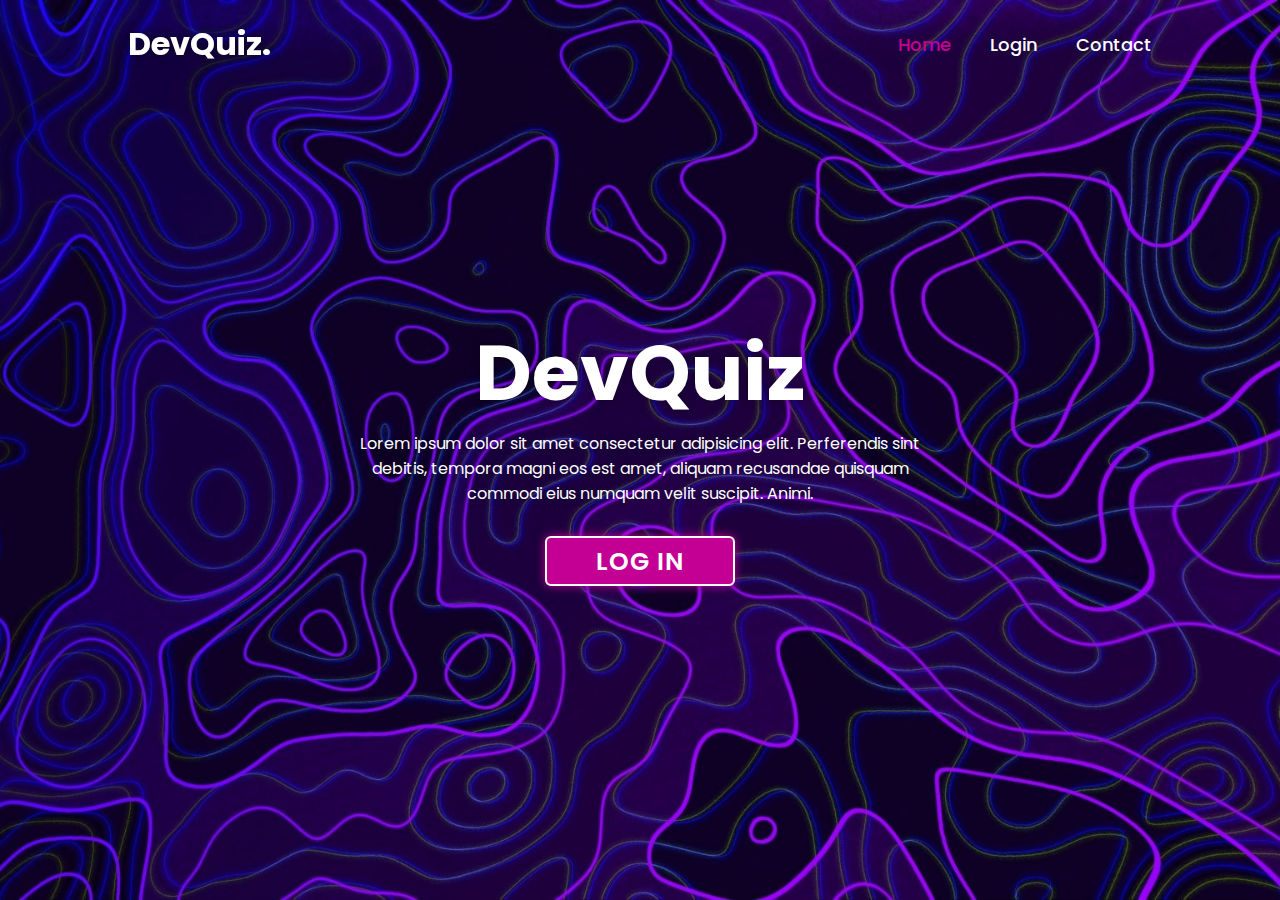
<file: index.html>
<!DOCTYPE html>
<html lang="en">

<head>
    <meta charset="UTF-8">
    <meta http-equiv="X-UA-Compatible" content="IE=edge">
    <meta name="viewport" content="width=device-width, initial-scale=1.0">
    <title>DevQuiz </title>
    <link rel="stylesheet" href="style.css">
</head>

<body>

    <main class="main">
        <header class="header">
            <a href="#" class="logo">DevQuiz.</a>

            <nav class="navbar">
                <a href="#" class="active">Home</a>
                <a href="login.html">Login</a>
                <a href="contactus.html">Contact</a>
            </nav>
        </header>

        <div class="container">
            <section class="home">     
            </section>
            <section class="home">
                <div class="home-content">
                    <h1>DevQuiz</h1>
                    <p>Lorem ipsum dolor sit amet consectetur adipisicing elit. Perferendis sint debitis, tempora magni eos est amet, aliquam recusandae quisquam commodi eius numquam velit suscipit. Animi.</p>
                    <a class="start-btn" href="login.html">LOG IN</a>
                </div>
            </section>
        </div>
    </main>
 
</body>

</html>
</file>
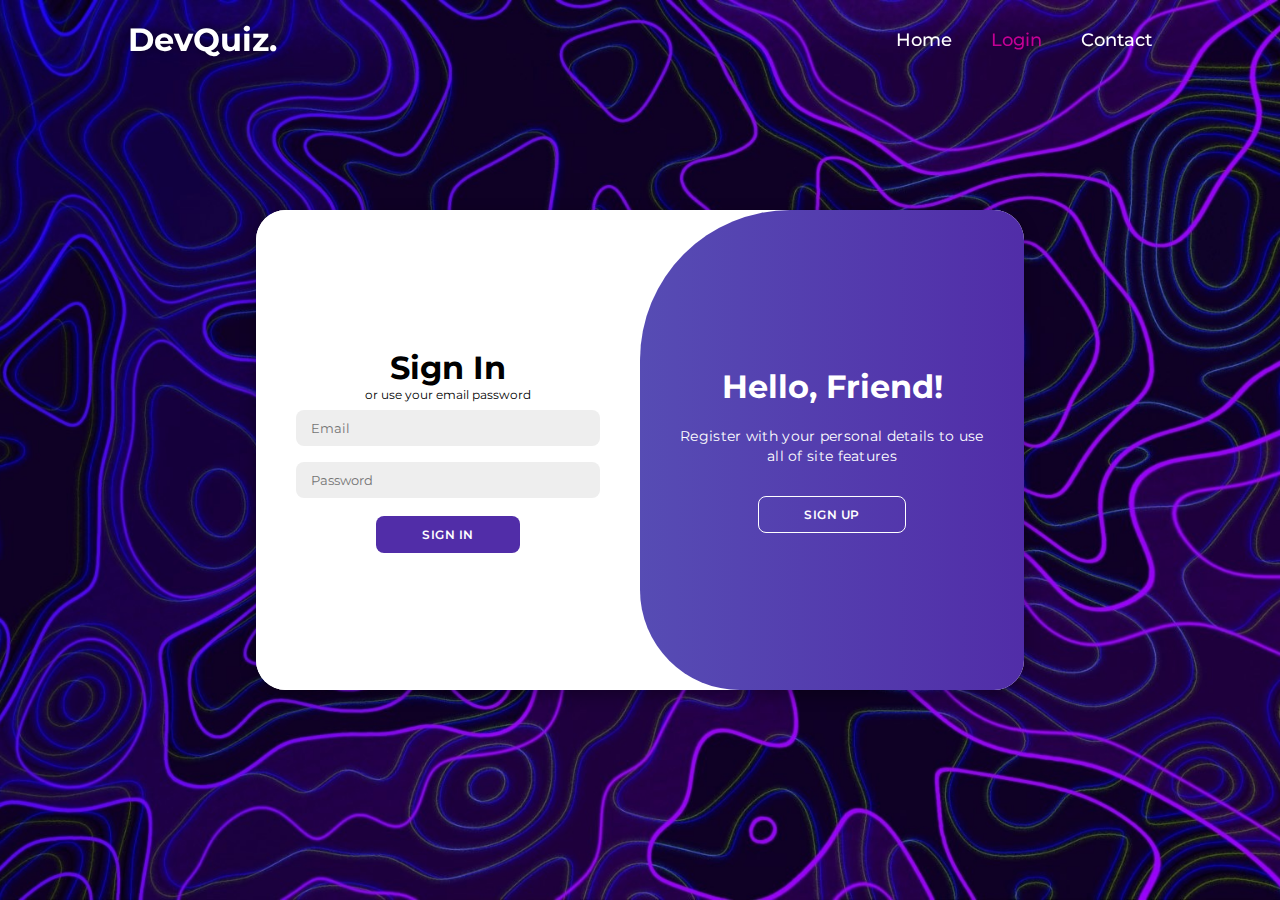
<file: login.html>
<!DOCTYPE html>
<html lang="en">

<head>
    <meta charset="UTF-8">
    <meta name="viewport" content="width=device-width, initial-scale=1.0">
    <link rel="stylesheet" href="https://cdnjs.cloudflare.com/ajax/libs/font-awesome/6.4.2/css/all.min.css">
    <link rel="stylesheet" href="style1.css">
    <title> Login</title>
</head>

<body>
  <header class="header">
      <a href="#" class="logo">DevQuiz.</a>

      <nav class="navbar">
          <a href="index.html" >Home</a>
          <a href="login.html" class="active">Login</a>
          <a href="contactus.html">Contact</a>
      </nav>
  </header>

    <div class="container" id="container">
        <div class="form-container sign-up">
            <form>
                <h1>Create Account</h1>
                <span>or use your email for registeration</span>
                <input type="text" placeholder="Name">
                <input type="email" placeholder="Email">
                <input type="password" placeholder="Password">
                <button>Sign Up</button>
            </form>
        </div>
        <div class="form-container sign-in">
            <form>
                <h1>Sign In</h1>
                <span>or use your email password</span>
                <input type="email" placeholder="Email">
                <input type="password" placeholder="Password">
                <button>Sign In</button>
            </form>
        </div>
        <div class="toggle-container">
            <div class="toggle">
                <div class="toggle-panel toggle-left">
                    <h1>Welcome Back!</h1>
                    <p>Enter your personal details to use all of site features</p>
                    <button class="hidden" id="login">Sign In</button>
                </div>
                <div class="toggle-panel toggle-right">
                    <h1>Hello, Friend!</h1>
                    <p>Register with your personal details to use all of site features</p>
                    <button class="hidden" id="register">Sign Up</button>
                </div>
            </div>
        </div>
    </div>

    <script src="script1.js"></script>
</body>

</html>
</file>
<file: style.css>
@import url('https://fonts.googleapis.com/css2?family=Poppins:wght@300;400;500;600;700;800;900&display=swap');

* {
    margin: 0;
    padding: 0;
    box-sizing: border-box;
    font-family: 'Poppins', sans-serif;
}

body {
    color: #fff;

    background: url('background.jpg') no-repeat;
    overflow: hidden;
    min-height: 100vh;
    background: url('background.jpg') no-repeat;
    background-size: cover;
    background-position: center;
    pointer-events: auto;
    transition: .3s ease;
}

.header {
    position: absolute;
    top: 0;
    left: 0;
    width: 100%;
    padding: 20px 10%;
    background: transparent;
    display: flex;
    justify-content: space-between;
    align-items: center;
    z-index: 100;
}

.logo {
    font-size: 32px;
    color: #fff;
    text-decoration: none;
    font-weight: 700;
    filter: drop-shadow(0 0 5px #09001d);
}

.navbar a {
    font-size: 18px;
    color: #fff;
    text-decoration: none;
    font-weight: 500;
    margin-left: 35px;
    transition: .3s;
}

.navbar a:hover,
.navbar a.active {
    color: #c40094;
}

.main {
    position: relative;
    overflow: hidden;

}

.main.active {
    filter: blur(15px);
    pointer-events: none;
}

.container {
    display: flex;
    height: 100vh;
    width: 200%;
}

.home {
    position: relative;
    left: -50%;
    width: 100%;
    display: flex;
    justify-content: center;
    align-items: center;
}

.home-content {
    max-width: 600px;
    display: flex;
    align-items: center;
    flex-direction: column;
}

.home-content h1 {
    font-size: 78px;
    font-weight: 700;
    text-shadow: 0 0 10px rgba(0, 0, 0, .3);
}

.home-content p {
    font-size: 16px;
    text-align: center;
    text-shadow: 0 0 10px rgba(0, 0, 0, .3);
    margin-bottom: 30px;
}

.home-content .start-btn {
    width: 190px;
    height: 50px;
    background: #c40094;
    border: 2px solid #fff;
    outline: none;
    border-radius: 6px;
    box-shadow: 0 0 10px #c40094;
    font-size: 18px;
    color: #fff;
    letter-spacing: 1px;
    font-weight: 600;
    cursor: pointer;
    transition: .5s;
    text-align: center;
    font-size: 25px;
    text-decoration: none;
    padding: 5px;

}

.home-content .start-btn:hover {
    background: #09001d;
    box-shadow: none;
}

@media screen and (max-width:750px) {

      .quiz-section {
          width: 50%;
      }
      .popup-info {
          width: 350px;
      }
      .home-content {
          max-width: 350px;
          text-align: center;
      }

    .main{
          max-width:100%;
      }
    .navbar a {
        margin-left: 10px;
      }

}
</file>
<file: style1.css>
@import url('https://fonts.googleapis.com/css2?family=Montserrat:wght@300;400;500;600;700&display=swap');

*{
    margin: 0;
    padding: 0;
    box-sizing: border-box;
    font-family: 'Montserrat', sans-serif;
}

body{
    background-color: #c9d6ff;
    background: linear-gradient(to right, #e2e2e2, #c9d6ff);
    display: flex;
    align-items: center;
    justify-content: center;
    flex-direction: column;
    height: 100vh;
    min-height: 100vh;
    background: url('background.jpg') no-repeat;
    background-size: cover;
    background-position: center;
    pointer-events: auto;
    transition: .3s ease;
}


.header {
    position: fixed;
    top: 0;
    left: 0;
    width: 100%;
    padding: 20px 10%;
    background: transparent;
    display: flex;
    justify-content: space-between;
    align-items: center;
    z-index: 100;
}

.logo {
    font-size: 32px;
    color: #fff;
    text-decoration: none;
    font-weight: 700;
    filter: drop-shadow(0 0 5px #09001d);
}

.navbar a {
    font-size: 18px;
    color: #fff;
    text-decoration: none;
    font-weight: 500;
    margin-left: 35px;
    transition: .3s;
}

.navbar a:hover,
.navbar a.active {
    color: #c40094;
}


.container{
    background-color: #fff;
    border-radius: 30px;
    box-shadow: 0 5px 15px rgba(0, 0, 0, 0.35);
    position: relative;
    overflow: hidden;
    width: 768px;
    max-width: 100%;
    min-height: 480px;
}

.container p{
    font-size: 14px;
    line-height: 20px;
    letter-spacing: 0.3px;
    margin: 20px 0;
}

.container span{
    font-size: 12px;
}

.container a{
    color: #333;
    font-size: 13px;
    text-decoration: none;
    margin: 15px 0 10px;
}

.container button{
    background-color: #512da8;
    color: #fff;
    font-size: 12px;
    padding: 10px 45px;
    border: 1px solid transparent;
    border-radius: 8px;
    font-weight: 600;
    letter-spacing: 0.5px;
    text-transform: uppercase;
    margin-top: 10px;
    cursor: pointer;
}

.container button.hidden{
    background-color: transparent;
    border-color: #fff;
}

.container form{
    background-color: #fff;
    display: flex;
    align-items: center;
    justify-content: center;
    flex-direction: column;
    padding: 0 40px;
    height: 100%;
}

.container input{
    background-color: #eee;
    border: none;
    margin: 8px 0;
    padding: 10px 15px;
    font-size: 13px;
    border-radius: 8px;
    width: 100%;
    outline: none;
}

.form-container{
    position: absolute;
    top: 0;
    height: 100%;
    transition: all 0.6s ease-in-out;
}

.sign-in{
    left: 0;
    width: 50%;
    z-index: 2;
}

.container.active .sign-in{
    transform: translateX(100%);
}

.sign-up{
    left: 0;
    width: 50%;
    opacity: 0;
    z-index: 1;
}

.container.active .sign-up{
    transform: translateX(100%);
    opacity: 1;
    z-index: 5;
    animation: move 0.6s;
}

@keyframes move{
    0%, 49.99%{
        opacity: 0;
        z-index: 1;
    }
    50%, 100%{
        opacity: 1;
        z-index: 5;
    }
}



.toggle-container{
    position: absolute;
    top: 0;
    left: 50%;
    width: 50%;
    height: 100%;
    overflow: hidden;
    transition: all 0.6s ease-in-out;
    border-radius: 150px 0 0 100px;
    z-index: 1000;
}

.container.active .toggle-container{
    transform: translateX(-100%);
    border-radius: 0 150px 100px 0;
}

.toggle{
    background-color: #512da8;
    height: 100%;
    background: linear-gradient(to right, #5c6bc0, #512da8);
    color: #fff;
    position: relative;
    left: -100%;
    height: 100%;
    width: 200%;
    transform: translateX(0);
    transition: all 0.6s ease-in-out;
}

.container.active .toggle{
    transform: translateX(50%);
}

.toggle-panel{
    position: absolute;
    width: 50%;
    height: 100%;
    display: flex;
    align-items: center;
    justify-content: center;
    flex-direction: column;
    padding: 0 30px;
    text-align: center;
    top: 0;
    transform: translateX(0);
    transition: all 0.6s ease-in-out;
}

.toggle-left{
    transform: translateX(-200%);
}

.container.active .toggle-left{
    transform: translateX(0);
}

.toggle-right{
    right: 0;
    transform: translateX(0);
}

.container.active .toggle-right{
    transform: translateX(200%);
}
@media screen and (max-width:750px) {

  .container{

      position: relative;
      overflow: hidden;
      width: 700px;
      max-width: 90%;
  }
  h1{
    font-size: 25px;
  }
  .container button{

      font-size: 7px;
      padding: 5px 25px;
      border-radius: 8px;
      font-weight: 250;
      margin-top: 10px;

  }
  .container span{
      margin: 5px;
      font-size: 10px;
  }
  .container a{
          margin: 5px;
      font-size: 10px;

  }
  .navbar a {
      margin-left: 10px;
  }
}
</file>
